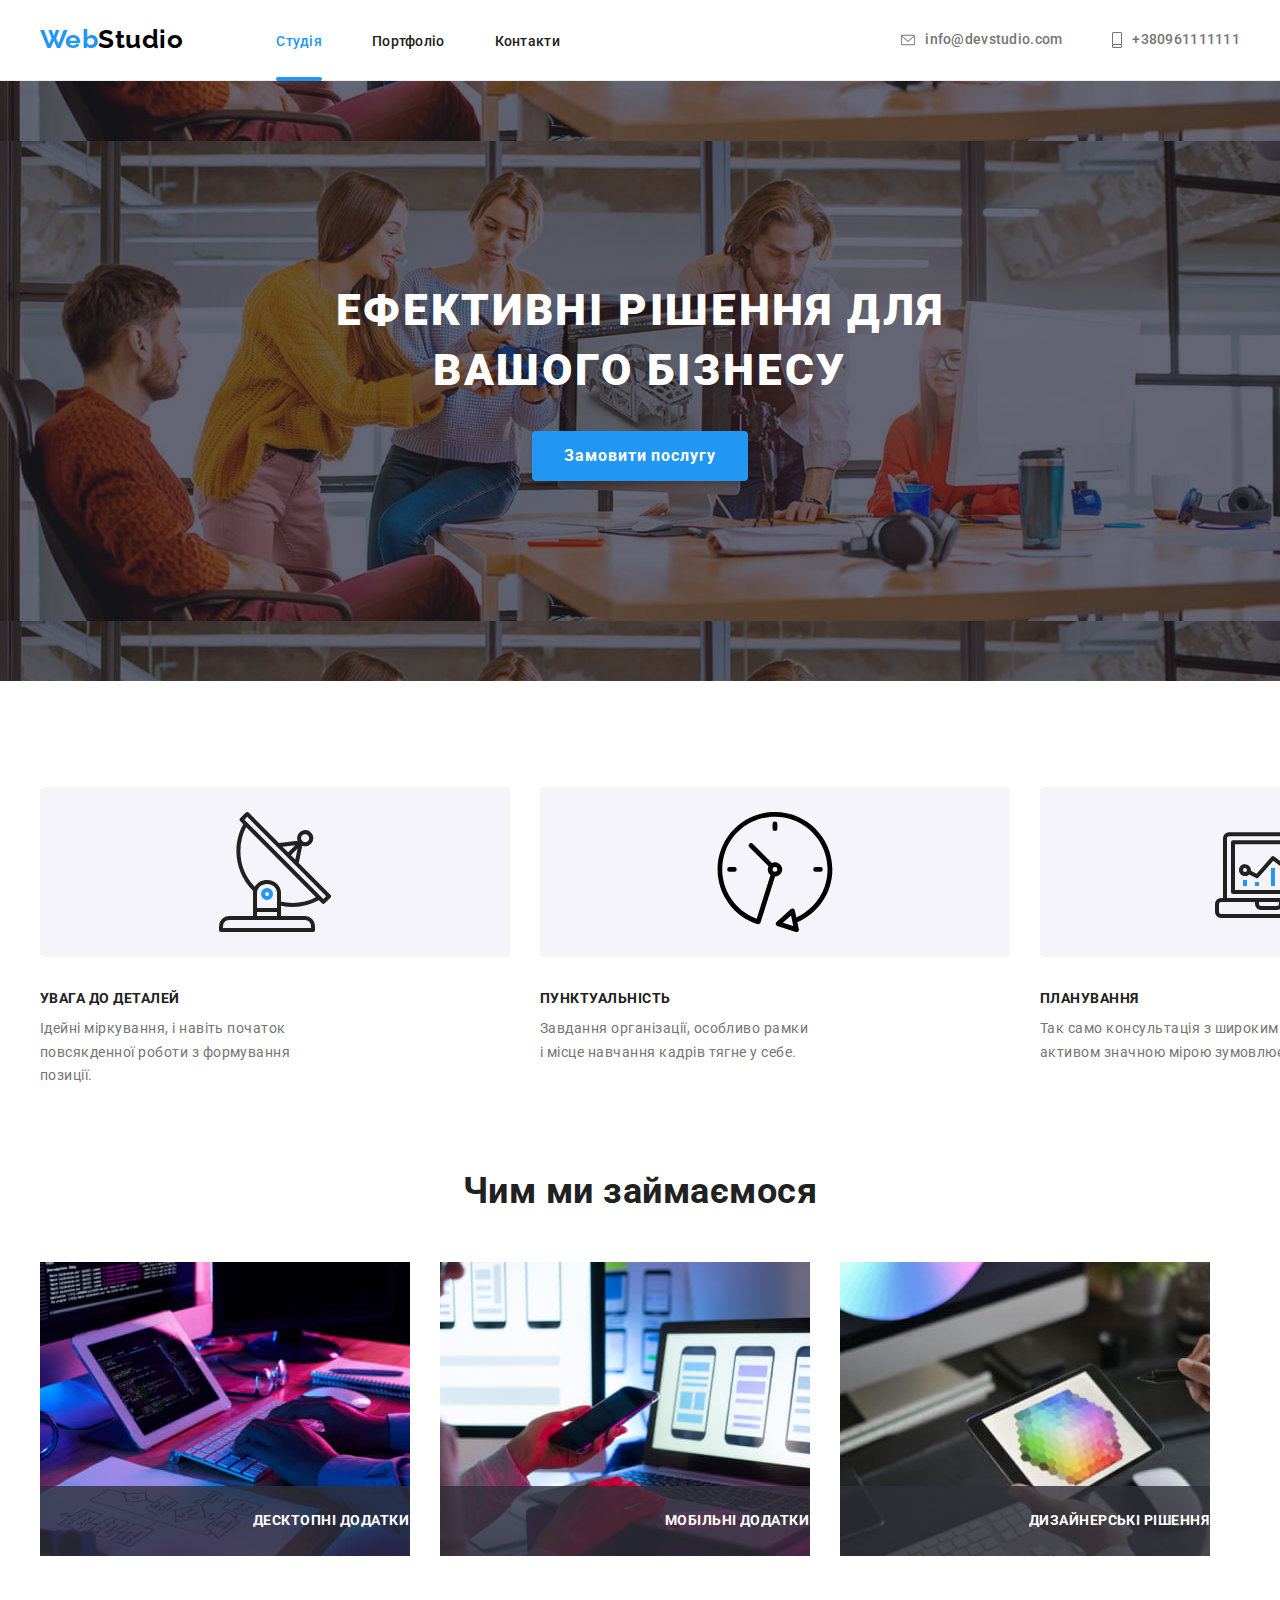
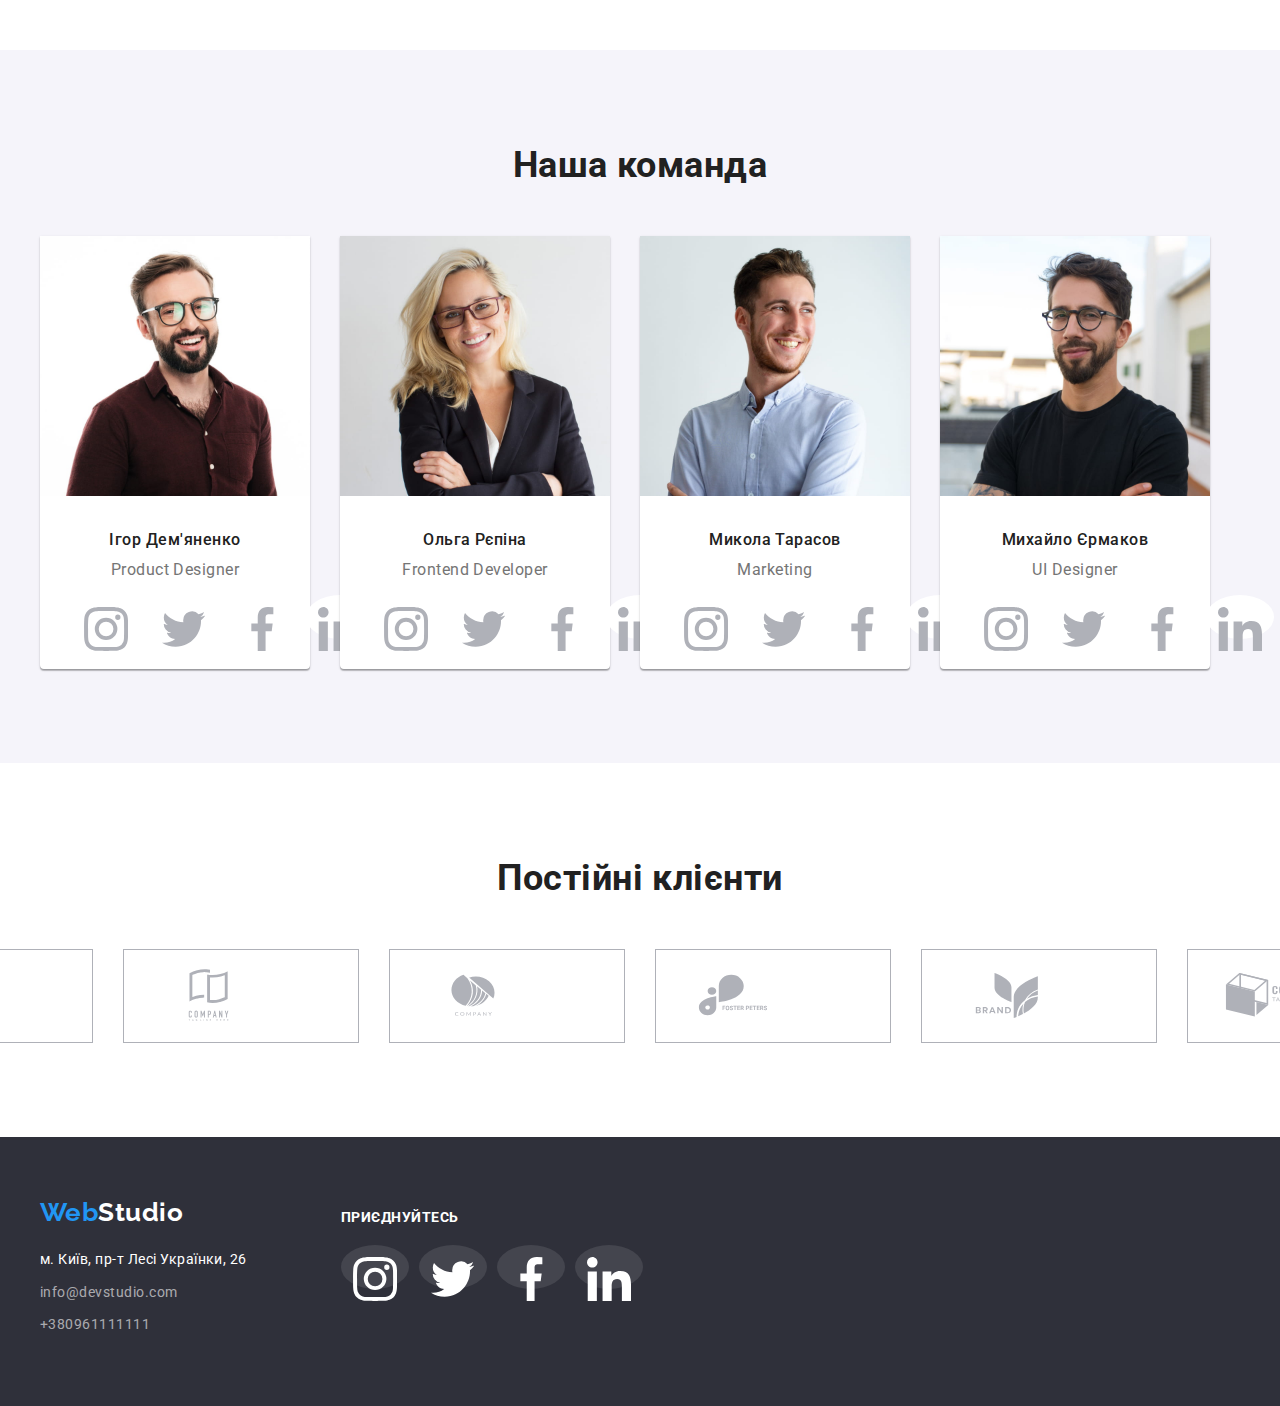
<file: index.html>
<!DOCTYPE html>
<html lang="en">
  <head>
    <meta charset="UTF-8" />
    <meta http-equiv="X-UA-Compatible" content="IE=edge" />
    <meta name="viewport" content="width=device-width, initial-scale=1.0" />
    <title>WebStudio</title>
    <link
      href="https://fonts.googleapis.com/css2?family=Raleway:wght@700&family=Roboto:wght@400;500;700;900&display=swap"
      rel="stylesheet"
    />
    <link
      rel="stylesheet"
      href="https://cdnjs.cloudflare.com/ajax/libs/modern-normalize/1.1.0/modern-normalize.min.css"
      integrity="sha512-wpPYUAdjBVSE4KJnH1VR1HeZfpl1ub8YT/NKx4PuQ5NmX2tKuGu6U/JRp5y+Y8XG2tV+wKQpNHVUX03MfMFn9Q=="
      crossorigin="anonymous"
      referrerpolicy="no-referrer"
    />
    <link rel="stylesheet" href="./css/styles.css" />
  </head>
  <body>
    <header class="site-header">
      <div class="container link-header">
        <nav class="nav general-nav">
          <a class="logo" href="./index.html"
            ><p><span class="logo-web">Web</span>Studio</p></a
          >
          <ul class="site-nav general-nav">
            <li class="nav-list">
              <a class="nav-link current link" href="./index.html">Студія</a>
            </li>
            <li class="nav-list">
              <a class="nav-link link" href="./portfolio.html">Портфоліо</a>
            </li>
            <li class="nav-list">
              <a class="nav-link link" href="">Контакти</a>
            </li>
          </ul>
        </nav>

        <ul class="header-contacts">
          <li class="contact">
            <a href="mailto:info@devstudio.com" class="contact-info link">
              <svg class="icon-envelope icon" width="16" height="12">
                <use href="./images/icons.svg#icon-envelope"></use>
              </svg>
              <p>info@devstudio.com</p>
            </a>
          </li>
          <li class="contact">
            <a href="tel:+380961111111" class="contact-info link">
              <svg class="icon-smartphone icon" width="10" height="16">
                <use href="./images/icons.svg#icon-smartphone"></use>
              </svg>
              <p>+380961111111</p></a
            >
          </li>
        </ul>
      </div>
    </header>

    <main>
      <!-- Головна частина -->

      <section class="section-hero">
        <div class="hero">
          <h1 class="title">Ефективні рішення для вашого бізнесу</h1>
          <button type="button" class="button-title" data-modal-open>Замовити послугу</button>
          <div class="backdrop is-hidden" data-modal>
            <div class="modal">
              <p></p>
              <button class="data-modal-close" data-modal-close>&#10761</button>
            </div>
          </div>
        </div>
      </section>

      <!-- Переваги компанії-->
      <section>
        <div class="container benefits-container">
          <h2 class="visually-hidden">Переваги компанії</h2>
          <ul class="main-benefits">
            <li class="benefits-list">
              <svg class="benefits-icon" width="70" height="70">
                <use href="./images/icons.svg#icon-antenna"></use>
              </svg>
              <h3 class="titl-benefits">УВАГА ДО ДЕТАЛЕЙ</h3>
              <p class="descr-benefits">
                Ідейні міркування, і навіть початок повсякденної роботи з формування позиції.
              </p>
            </li>
            <li>
              <svg class="benefits-icon" width="70" height="70">
                <use href="./images/icons.svg#icon-clock"></use>
              </svg>
              <h3 class="titl-benefits">ПУНКТУАЛЬНІСТЬ</h3>
              <p class="descr-benefits">
                Завдання організації, особливо рамки і місце навчання кадрів тягне у себе.
              </p>
            </li>
            <li>
              <svg class="benefits-icon" width="70" height="70">
                <use href="./images/icons.svg#icon-diagram"></use>
              </svg>
              <h3 class="titl-benefits">ПЛАНУВАННЯ</h3>
              <p class="descr-benefits">
                Так само консультація з широким активом значною мірою зумовлює.
              </p>
            </li>
            <li>
              <svg class="benefits-icon" width="70" height="70">
                <use href="./images/icons.svg#icon-astronaut"></use>
              </svg>
              <h3 class="titl-benefits">СУЧАСНІ ТЕХНОЛОГІЇ</h3>
              <p class="descr-benefits">
                Значимість цих проблем настільки очевидна, що реалізація планових завдань.
              </p>
            </li>
          </ul>
        </div>
      </section>

      <!-- Діяльність -->

      <section class="section work-section">
        <div class="container">
          <h2 class="titl-main">Чим ми займаємося</h2>
          <ul class="main-work">
            <li class="work-list">
              <div class="work-img-overlay">
                <img
                  class="img-work"
                  src="./images/codimgcompr.jpg"
                  alt="typing code on the keyboard"
                  width="370"
                />
                <div class="work-overlay desktop"><h2 class="work-titl">Десктопні додатки</h2></div>
              </div>
            </li>
            <li class="work-list">
              <div class="work-img-overlay">
                <img
                  class="img-work"
                  src="./images/applicationcompr.jpg"
                  alt="choosing an application style on the monitor"
                  width="370"
                />
                <div class="work-overlay applications-overlay">
                  <h2 class="work-titl">Мобільні додатки</h2>
                </div>
              </div>
            </li>
            <li class="work-list">
              <div class="work-img-overlay">
                <img
                  class="img-work"
                  src="./images/colorimgcompr.jpg"
                  alt="choosing a color palette on a tablet"
                  width="370"
                />
                <div class="work-overlay design-overlay">
                  <h2 class="work-titl">Дизайнерські рішення</h2>
                </div>
              </div>
            </li>
          </ul>
        </div>
      </section>

      <!-- Команда -->
      <section class="section section-team">
        <div class="container team-container">
          <h2 class="titl-main">Наша команда</h2>
          <ul class="team">
            <li class="team-link">
              <img src="./images/igorimgcompr.jpg" alt="foto Igor Product Designer" width="270" />
              <h3 class="titl-name">Ігор Дем'яненко</h3>
              <p class="descr-job">Product Designer</p>
              <div class="social-conteiner">
                <ul class="team">
                  <li class="social-link">
                    <a class="links" href="">
                      <svg class="team-icon" width="44" height="44">
                        <use href="./images/icons.svg#icon-instagram"></use>
                      </svg>
                    </a>
                  </li>
                  <li class="social-link">
                    <a class="links" href="">
                      <svg class="team-icon" width="44" height="44">
                        <use href="./images/icons.svg#icon-Vectorbeard"></use>
                      </svg>
                    </a>
                  </li>
                  <li class="social-link">
                    <a class="links" href="">
                      <svg class="team-icon" width="44" height="44">
                        <use href="./images/icons.svg#icon-facebook"></use>
                      </svg>
                    </a>
                  </li>
                  <li class="social-link">
                    <a class="links" href="">
                      <svg class="team-icon" width="44" height="44">
                        <use href="./images/icons.svg#icon-linkedin"></use>
                      </svg>
                    </a>
                  </li>
                </ul>
              </div>
            </li>

            <li class="team-link">
              <img src="./images/olgaimgcompr.jpg" alt="foto Olga Frontend Developer" width="270" />
              <h3 class="titl-name">Ольга Рєпіна</h3>
              <p class="descr-job">Frontend Developer</p>
              <div class="social-conteiner">
                <ul class="team">
                  <li class="social-link">
                    <a class="links" href="">
                      <svg class="team-icon" width="44" height="44">
                        <use href="./images/icons.svg#icon-instagram"></use>
                      </svg>
                    </a>
                  </li>
                  <li class="social-link">
                    <a class="links" href="">
                      <svg class="team-icon" width="44" height="44">
                        <use href="./images/icons.svg#icon-Vectorbeard"></use>
                      </svg>
                    </a>
                  </li>
                  <li class="social-link">
                    <a class="links" href="">
                      <svg class="team-icon" width="44" height="44">
                        <use href="./images/icons.svg#icon-facebook"></use>
                      </svg>
                    </a>
                  </li>
                  <li class="social-link">
                    <a class="links" href="">
                      <svg class="team-icon" width="44" height="44">
                        <use href="./images/icons.svg#icon-linkedin"></use>
                      </svg>
                    </a>
                  </li>
                </ul>
              </div>
            </li>

            <li class="team-link">
              <img src="./images/nikolaiimgcompr.jpg" alt="foto Nikol Marketing" width="270" />
              <h3 class="titl-name">Микола Тарасов</h3>
              <p class="descr-job">Marketing</p>
              <div class="social-conteiner">
                <ul class="team">
                  <li class="social-link">
                    <a class="links" href="">
                      <svg class="team-icon" width="44" height="44">
                        <use href="./images/icons.svg#icon-instagram"></use>
                      </svg>
                    </a>
                  </li>
                  <li class="social-link">
                    <a class="links" href="">
                      <svg class="team-icon" width="44" height="44">
                        <use href="./images/icons.svg#icon-Vectorbeard"></use>
                      </svg>
                    </a>
                  </li>
                  <li class="social-link">
                    <a class="links" href="">
                      <svg class="team-icon" width="44" height="44">
                        <use href="./images/icons.svg#icon-facebook"></use>
                      </svg>
                    </a>
                  </li>
                  <li class="social-link">
                    <a class="links" href="">
                      <svg class="team-icon" width="44" height="44">
                        <use href="./images/icons.svg#icon-linkedin"></use>
                      </svg>
                    </a>
                  </li>
                </ul>
              </div>
            </li>
            <li class="team-link">
              <img src="./images/mishaimgcompr.jpg" alt="foto Misha UI Designer" width="270" />
              <h3 class="titl-name">Михайло Єрмаков</h3>
              <p class="descr-job">UI Designer</p>
              <div class="social-conteiner">
                <ul class="team">
                  <li class="social-link">
                    <a class="links" href="">
                      <svg class="team-icon" width="44" height="44">
                        <use href="./images/icons.svg#icon-instagram"></use>
                      </svg>
                    </a>
                  </li>
                  <li class="social-link">
                    <a class="links" href="">
                      <svg class="team-icon" width="44" height="44">
                        <use href="./images/icons.svg#icon-Vectorbeard"></use>
                      </svg>
                    </a>
                  </li>
                  <li class="social-link">
                    <a class="links" href="">
                      <svg class="team-icon" width="44" height="44">
                        <use href="./images/icons.svg#icon-facebook"></use>
                      </svg>
                    </a>
                  </li>
                  <li class="social-link">
                    <a class="links" href="">
                      <svg class="team-icon" width="44" height="44">
                        <use href="./images/icons.svg#icon-linkedin"></use>
                      </svg>
                    </a>
                  </li>
                </ul>
              </div>
            </li>
          </ul>
        </div>
      </section>
      <!-- Клієнти -->
      <section class="section">
        <h2 class="titl-main">Постійні клієнти</h2>
        <div class="clients-list">
          <ul class="clients">
            <li class="client-link">
              <a class="icon-link" href="">
                <svg class="client-icon" width="106" height="60">
                  <use href="./images/icons.svg#icon-Clientone"></use>
                </svg>
              </a>
            </li>
            <li class="client-link">
              <a class="icon-link" href="">
                <svg class="client-icon" width="106" height="60">
                  <use href="./images/icons.svg#icon-Clienttwo"></use>
                </svg>
              </a>
            </li>
            <li class="client-link">
              <a class="icon-link" href="">
                <svg class="client-icon" width="106" height="60">
                  <use href="./images/icons.svg#icon-Clientthree"></use>
                </svg>
              </a>
            </li>
            <li class="client-link">
              <a class="icon-link" href="">
                <svg class="client-icon" width="106" height="60">
                  <use href="./images/icons.svg#icon-Clientfour"></use>
                </svg>
              </a>
            </li>
            <li class="client-link">
              <a class="icon-link" href="">
                <svg class="client-icon" width="106" height="60">
                  <use href="./images/icons.svg#icon-Clientfive"></use>
                </svg>
              </a>
            </li>
            <li class="client-link">
              <a class="icon-link" href="">
                <svg class="client-icon" width="106" height="60">
                  <use href="./images/icons.svg#icon-Clientsix"></use>
                </svg>
              </a>
            </li>
          </ul>
        </div>
      </section>
    </main>

    <footer class="footer-general">
      <div class="container footer-site">
        <div class="footer-primary">
          <a href="./index.html" class="logo-footer"
            ><p><span class="logo-web">Web</span>Studio</p></a
          >
          <address class="contact">
            <ul class="contacts-footer">
              <li class="contact-list">
                <p class="contact-descr">м. Київ, пр-т Лесі Українки, 26</p>
              </li>
              <li class="contact-list">
                <a href="mailto:info@devstudio.com" class="contact-footer">info@devstudio.com</a>
              </li>
              <li class="contact-list">
                <a href="tel:+380961111111" class="contact-footer">+380961111111</a>
              </li>
            </ul>
          </address>
        </div>

        <div class="foter-secondary">
          <h2 class="visually-hidden">Знаходьте нас в соцмережах!</h2>
          <h3 class="footer-titl">приєднуйтесь</h3>
          <div class="footer-social-conteiner">
            <ul class="footer-social">
              <li class="social-link-footer">
                <a class="icon-link-footer" href="https://www.instagram.com/" target="_blank">
                  <svg class="footer-icon" width="44" height="44">
                    <use href="./images/icons.svg#icon-instagram"></use>
                  </svg>
                </a>
              </li>
              <li class="social-link-footer">
                <a href="https://twitter.com/login?lang=ru" target="_blank">
                  <svg class="footer-icon" width="44" height="44">
                    <use href="./images/icons.svg#icon-Vectorbeard"></use>
                  </svg>
                </a>
              </li>
              <li class="social-link-footer">
                <a href="https://facebook.com/" target="_blank">
                  <svg class="footer-icon" width="44" height="44">
                    <use href="./images/icons.svg#icon-facebook"></use>
                  </svg>
                </a>
              </li>
              <li class="social-link-footer">
                <a href="https://ua.linkedin.com/" target="_blank">
                  <svg class="footer-icon" width="44" height="44">
                    <use href="./images/icons.svg#icon-linkedin"></use>
                  </svg>
                </a>
              </li>
            </ul>
          </div>
        </div>
      </div>
    </footer>
    <script src="./js/modal.js"></script>
  </body>
</html>
</file>
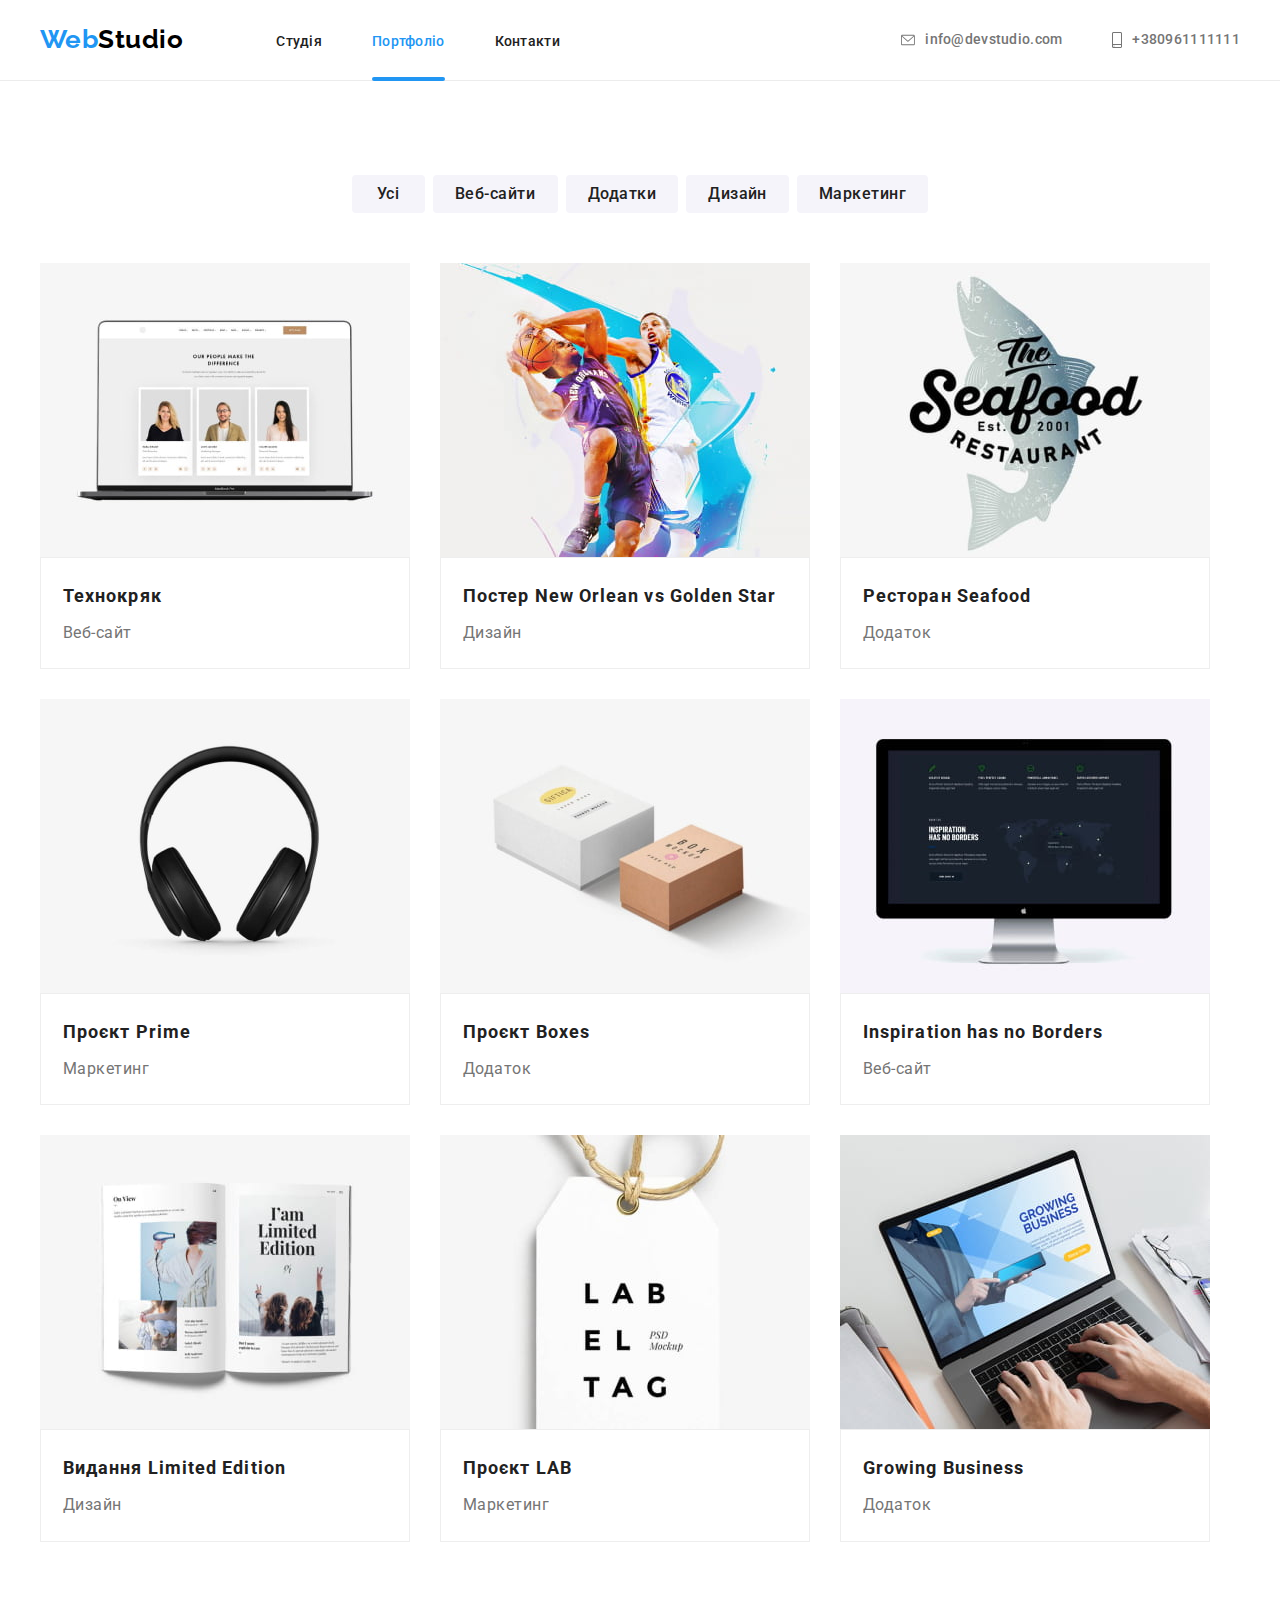
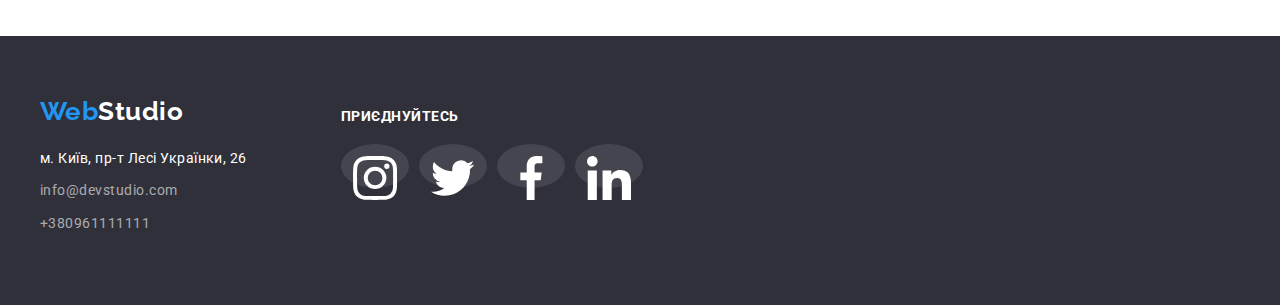
<file: portfolio.html>
<!DOCTYPE html>
<html lang="en">
  <head>
    <meta charset="UTF-8" />
    <meta http-equiv="X-UA-Compatible" content="IE=edge" />
    <meta name="viewport" content="width=device-width, initial-scale=1.0" />

    <title>Portfolio</title>
    <link
      href="https://fonts.googleapis.com/css2?family=Raleway:wght@700&family=Roboto:wght@400;500;700;900&display=swap"
      rel="stylesheet"
    />
    <link
      rel="stylesheet"
      href="https://cdnjs.cloudflare.com/ajax/libs/modern-normalize/1.1.0/modern-normalize.min.css"
      integrity="sha512-wpPYUAdjBVSE4KJnH1VR1HeZfpl1ub8YT/NKx4PuQ5NmX2tKuGu6U/JRp5y+Y8XG2tV+wKQpNHVUX03MfMFn9Q=="
      crossorigin="anonymous"
      referrerpolicy="no-referrer"
    />
    <link rel="stylesheet" href="./css/styles.css" />
  </head>
  <body>
    <header class="site-header">
      <div class="container link-header">
        <nav class="nav general-nav">
          <a class="logo" href="./index.html"
            ><p><span class="logo-web">Web</span>Studio</p></a
          >
          <ul class="site-nav general-nav">
            <li class="nav-list">
              <a class="nav-link link" href="./index.html">Студія</a>
            </li>
            <li class="nav-list">
              <a class="nav-link current link" href="./portfolio.html">Портфоліо</a>
            </li>
            <li class="nav-list">
              <a class="nav-link link" href="">Контакти</a>
            </li>
          </ul>
        </nav>

        <ul class="header-contacts">
          <li class="contact">
            <a href="mailto:info@devstudio.com" class="contact-info link">
              <svg class="icon-envelope icon" width="16" height="12">
                <use href="./images/icons.svg#icon-envelope"></use>
              </svg>
              <p>info@devstudio.com</p>
            </a>
          </li>
          <li class="contact">
            <a href="tel:+380961111111" class="contact-info link">
              <svg class="icon-smartphone icon" width="10" height="16">
                <use href="./images/icons.svg#icon-smartphone"></use>
              </svg>
              <p>+380961111111</p></a
            >
          </li>
        </ul>
      </div>
    </header>

    <main>
      <section class="section">
        <h1 class="visually-hidden">Приклади наших робіт</h1>
        <div class="container">
          <div class="btn">
            <ul class="portfolio-buttons">
              <li class="portfolio-list">
                <button type="button" class="button examples all">Усі</button>
              </li>
              <li>
                <button type="button" class="button examples web">Веб-сайти</button>
              </li>
              <li>
                <button type="button" class="button examples applications">Додатки</button>
              </li>
              <li>
                <button type="button" class="button examples design">Дизайн</button>
              </li>
              <li>
                <button type="button" class="button examples marketing">Маркетинг</button>
              </li>
            </ul>
          </div>

          <ul class="examples-img">
            <li class="example-list">
              <a class="examples-link" href="">
                <div class="img-portfolio-overlay">
                  <img
                    class="img-portfolio"
                    src="./images/technoquackcompr.jpg"
                    alt="laptop with website on monitor"
                    width="370"
                    height="294"
                  />

                  <div class="overlay">
                    <p class="titl-overlay">
                      Ресурс пропонує комплексні пропозиції з різним рівнем функціоналу та сервісів.
                      Все це дозволить відвідувачу отримати вичерпні відомості про компанію чи
                      приватну особу.
                    </p>
                  </div>
                </div>

                <div class="list-portfolio">
                  <h2 class="titl-portfolio">Технокряк</h2>
                  <p class="descr-type">Веб-сайт</p>
                </div>
              </a>
            </li>
            <li class="example-list">
              <a class="examples-link" href="">
                <div class="img-portfolio-overlay">
                  <img
                    class="img-portfolio"
                    src="./images/postercompr.jpg"
                    alt="poster with basketball players"
                    width="370"
                    height="294"
                  />
                  <div class="overlay">
                    <p class="titl-overlay">
                      Ресурс пропонує комплексні пропозиції з різним рівнем функціоналу та сервісів.
                      Все це дозволить відвідувачу отримати вичерпні відомості про компанію чи
                      приватну особу.
                    </p>
                  </div>
                </div>

                <div class="list-portfolio">
                  <h2 class="titl-portfolio">Постер New Orlean vs Golden Star</h2>
                  <p class="descr-type">Дизайн</p>
                </div>
              </a>
            </li>
            <li class="example-list">
              <a class="examples-link" href="">
                <div class="img-portfolio-overlay">
                  <img
                    class="img-portfolio"
                    src="./images/restaurantcompr.jpg"
                    alt="restaurant logo"
                    width="370"
                    height="294"
                  />
                  <div class="overlay">
                    <p class="titl-overlay">
                      Ресурс пропонує комплексні пропозиції з різним рівнем функціоналу та сервісів.
                      Все це дозволить відвідувачу отримати вичерпні відомості про компанію чи
                      приватну особу.
                    </p>
                  </div>
                </div>

                <div class="list-portfolio">
                  <h2 class="titl-portfolio">Ресторан Seafood</h2>
                  <p class="descr-type">Додаток</p>
                </div>
              </a>
            </li>
            <li class="example-list">
              <a class="examples-link" href="">
                <div class="img-portfolio-overlay">
                  <img
                    class="img-portfolio"
                    src="./images/primecompr.jpg"
                    alt="headphone"
                    width="370"
                    height="294"
                  />
                  <div class="overlay">
                    <p class="titl-overlay">
                      Ресурс пропонує комплексні пропозиції з різним рівнем функціоналу та сервісів.
                      Все це дозволить відвідувачу отримати вичерпні відомості про компанію чи
                      приватну особу.
                    </p>
                  </div>
                </div>

                <div class="list-portfolio">
                  <h2 class="titl-portfolio">Проєкт Prime</h2>
                  <p class="descr-type">Маркетинг</p>
                </div>
              </a>
            </li>
            <li class="example-list">
              <a class="examples-link" href="">
                <div class="img-portfolio-overlay">
                  <img
                    class="img-portfolio"
                    src="./images/boxescompr.jpg"
                    alt="two packing boxes"
                    width="370"
                    height="294"
                  />
                  <div class="overlay">
                    <p class="titl-overlay">
                      Ресурс пропонує комплексні пропозиції з різним рівнем функціоналу та сервісів.
                      Все це дозволить відвідувачу отримати вичерпні відомості про компанію чи
                      приватну особу.
                    </p>
                  </div>
                </div>

                <div class="list-portfolio">
                  <h2 class="titl-portfolio">Проєкт Boxes</h2>
                  <p class="descr-type">Додаток</p>
                </div>
              </a>
            </li>
            <li class="example-list">
              <a class="examples-link" href="">
                <div class="img-portfolio-overlay">
                  <img
                    class="img-portfolio"
                    src="./images/borderscompr.jpg"
                    alt="Apple computer"
                    width="370"
                    height="294"
                  />
                  <div class="overlay">
                    <p class="titl-overlay">
                      Ресурс пропонує комплексні пропозиції з різним рівнем функціоналу та сервісів.
                      Все це дозволить відвідувачу отримати вичерпні відомості про компанію чи
                      приватну особу.
                    </p>
                  </div>
                </div>

                <div class="list-portfolio">
                  <h2 class="titl-portfolio">Inspiration has no Borders</h2>
                  <p class="descr-type">Веб-сайт</p>
                </div>
              </a>
            </li>
            <li class="example-list">
              <a class="examples-link" href="">
                <div class="img-portfolio-overlay">
                  <img
                    class="img-portfolio"
                    src="./images/editioncompr.jpg"
                    alt="magazine spread"
                    width="370"
                    height="294"
                  />
                  <div class="overlay">
                    <p class="titl-overlay">
                      Ресурс пропонує комплексні пропозиції з різним рівнем функціоналу та сервісів.
                      Все це дозволить відвідувачу отримати вичерпні відомості про компанію чи
                      приватну особу.
                    </p>
                  </div>
                </div>

                <div class="list-portfolio">
                  <h2 class="titl-portfolio">Видання Limited Edition</h2>
                  <p class="descr-type">Дизайн</p>
                </div>
              </a>
            </li>
            <li class="example-list">
              <a class="examples-link" href="">
                <div class="img-portfolio-overlay">
                  <img
                    class="img-portfolio"
                    src="./images/labcompr.jpg"
                    alt="label"
                    width="370"
                    height="294"
                  />
                  <div class="overlay">
                    <p class="titl-overlay">
                      Ресурс пропонує комплексні пропозиції з різним рівнем функціоналу та сервісів.
                      Все це дозволить відвідувачу отримати вичерпні відомості про компанію чи
                      приватну особу.
                    </p>
                  </div>
                </div>

                <div class="list-portfolio">
                  <h2 class="titl-portfolio">Проєкт LAB</h2>
                  <p class="descr-type">Маркетинг</p>
                </div>
              </a>
            </li>
            <li class="example-list">
              <a class="examples-link" href="">
                <div class="img-portfolio-overlay">
                  <img
                    class="img-portfolio"
                    src="./images/growingcompr.jpg"
                    alt="workplace with laptop"
                    width="370"
                    height="294"
                  />
                  <div class="overlay">
                    <p class="titl-overlay">
                      Ресурс пропонує комплексні пропозиції з різним рівнем функціоналу та сервісів.
                      Все це дозволить відвідувачу отримати вичерпні відомості про компанію чи
                      приватну особу.
                    </p>
                  </div>
                </div>

                <div class="list-portfolio">
                  <h2 class="titl-portfolio">Growing Business</h2>
                  <p class="descr-type">Додаток</p>
                </div>
              </a>
            </li>
          </ul>
        </div>
      </section>
    </main>

    <footer class="footer-general">
      <div class="container footer-site">
        <div class="footer-primary">
          <a href="./index.html" class="logo-footer"
            ><p><span class="logo-web">Web</span>Studio</p></a
          >
          <address class="contact">
            <ul class="contacts-footer">
              <li class="contact-list">
                <p class="contact-descr">м. Київ, пр-т Лесі Українки, 26</p>
              </li>
              <li class="contact-list">
                <a href="mailto:info@devstudio.com" class="contact-footer">info@devstudio.com</a>
              </li>
              <li class="contact-list">
                <a href="tel:+380961111111" class="contact-footer">+380961111111</a>
              </li>
            </ul>
          </address>
        </div>

        <div class="foter-secondary">
          <h2 class="visually-hidden">Знаходьте нас в соцмережах!</h2>
          <h3 class="footer-titl">приєднуйтесь</h3>
          <div class="footer-social-conteiner">
            <ul class="footer-social">
              <li class="social-link-footer">
                <a class="icon-link-footer" href="https://www.instagram.com/" target="_blank">
                  <svg class="footer-icon" width="44" height="44">
                    <use href="./images/icons.svg#icon-instagram"></use>
                  </svg>
                </a>
              </li>
              <li class="social-link-footer">
                <a href="https://twitter.com/login?lang=ru" target="_blank">
                  <svg class="footer-icon" width="44" height="44">
                    <use href="./images/icons.svg#icon-Vectorbeard"></use>
                  </svg>
                </a>
              </li>
              <li class="social-link-footer">
                <a href="https://facebook.com/" target="_blank">
                  <svg class="footer-icon" width="44" height="44">
                    <use href="./images/icons.svg#icon-facebook"></use>
                  </svg>
                </a>
              </li>
              <li class="social-link-footer">
                <a href="https://ua.linkedin.com/" target="_blank">
                  <svg class="footer-icon" width="44" height="44">
                    <use href="./images/icons.svg#icon-linkedin"></use>
                  </svg>
                </a>
              </li>
            </ul>
          </div>
        </div>
      </div>
    </footer>
    <script src="./js/modal.js"></script>
  </body>
</html>
</file>
<file: css/styles.css>
html {
    box-sizing: border-box;
}

:root {
    --praymare-text-color: #757575;
    --title-text-color: #212121;
    --logo-akcent-color: #2196F3;
    --praymary-background-color: #FFFFFF;
    --button-background-color: #F5F4FA;
    --portfolio-border-color: #EEEEEE;
    --header-border-color: #ECECEC;
    --logo-text-color: #000000;
    --hero-background-color: #C4C4C4;
    --footer-color: #2F303A;
    --icon-color: #AFB1B8;
    --social-footer-background: rgba(255, 255, 255, 0.1);
    


}
body {
    margin: 0;
    letter-spacing: 0.03em;
    font-family: Roboto, sans-serif;
    background-color:var(--praymary-background-color);
    color:var(--praymare-text-color);
}

h2,
h3,
h4,
ul,
p {
    margin: 0;
}

.section {
    padding-bottom: 94px;
    padding-top: 94px;
}

.container {
    width: 1200px;
    padding-right: 15px;
    padding-left: 15px;
    margin-left: auto;
    margin-right: auto;
}


/* скрыть h2 */
.visually-hidden {
    position: absolute;
    width: 1px;
    height: 1px;
    margin: -1px;
    border: 0;
    padding: 0;

    white-space: nowrap;
    clip-path: inset(100%);
    clip: rect(0 0 0 0);
    overflow: hidden;
}


/* Убираем подчёркивание */
.site-nav,
.portfolio-buttons,
.examples-img,
.contacts-footer,
.main-benefits,
.main-work,
.team {
    list-style: none;
}

.nav .logo,
.footer-general .logo-footer,
.examples-img .examples-link,
.header-contacts .contact-info {
    text-decoration: none;
}

/* шапка, навигация */

.link:hover,
.link:focus,
.link:active,
.link.current {
    color: var(--logo-akcent-color);

    transition: color 250ms cubic-bezier(0.4, 0, 0.2, 1);
   
}


.header-contacts .contact:nth-child(1) {
    margin-right: 50px;
}

.nav-link {
    padding: 32px 0;
}

.nav-link.current {
    position: relative;
}

.nav-link.current::after {
    display: block;
    position: absolute;
    content: "";
    height: 4px;
    width: 100%;
    background-color:var(--logo-akcent-color);
    border-radius: 2px;
    bottom: 0;
}


.header-contacts {
    display: flex;
    align-items: center;
    margin-left: auto;
    padding-left: 0;
    list-style: none;

}

.contact-info.link {
    padding: 32px 0;    
}


.nav-list:not(:last-child) {
    margin-right: 50px;
}

.link-header {
    display: flex;
    padding-top: 0;
    padding-bottom: 0;
}

.site-header {
    border-bottom: 1px solid var(--header-border-color);
}

.link-conteiner {
    display: flex;
    justify-content: center;
}

.general-nav  {
    display: flex;
    align-items: center;
}


.logo {
    display: block;
    padding-top: 24px;
    padding-bottom: 25px;
    margin-right: 93px;
    margin-left: 0;

    font-family: Raleway, cursive;
    color: var(--logo-text-color);
    font-weight: 700;
    font-size: 26px;
    line-height: 1.2;
}

.logo-web {
    color: var(--logo-akcent-color);
}

.nav .nav-list {
    padding-left: 0;
}
.site-nav.general-nav {
    padding-left: 0;
}
.nav-link{
    font-weight: 500;
    font-size: 14px;
    line-height: 1.14;
    letter-spacing: 0.02em;
    color:var(--title-text-color);
    text-decoration: none;

    transition: color 250ms cubic-bezier(0.4, 0, 0.2, 1);

}

.contact-info {
    display: flex;
    align-items: center;
    
}
.icon {
    margin-right: 10px;
    fill: var(--praymare-text-color);

    transition: fill 250ms cubic-bezier(0.4, 0, 0.2, 1);
           
}
.contact:hover .icon,
.contact:focus .icon,
.contact:active .icon {
    fill: var(--logo-akcent-color);

    transition: fill 250ms cubic-bezier(0.4, 0, 0.2, 1);
}

.contact-info {
    max-width: 161px;
    font-weight: 500;
    font-size: 14px;
    line-height: 1.14;
    letter-spacing: 0.02em;
    color: var(--praymare-text-color);

    transition: color 250ms cubic-bezier(0.4, 0, 0.2, 1);

}

/* головна частина */
.section-hero {
    max-width: 1600px;
    margin-left: auto;
    margin-right: auto;
    background-color: var(--hero-background-color);
    background-image: linear-gradient(to right, rgba(47, 48, 58, 0.4), rgba(47, 48, 58, 0.4)), url(../images/ImgHW4compr.jpg);
    background-size: contain;
    background-position: center;

}

.hero {
    margin-bottom: 106px;
    padding-top: 200px;
    padding-bottom: 200px;
    text-align: center;
    position: relative;
}

.title {
    width: 696px;
    margin-left: auto;
    margin-right: auto;
    margin-top: 0;
    margin-bottom: 30px;

    font-weight: 900;
    font-size: 44px;
    line-height: 1.36;
    text-transform: uppercase;
    text-align: center;
    letter-spacing: 0.06em;
    color:var(--praymary-background-color);
}
.button-title {
    border: none;
    padding: 10px 32px;
    cursor: pointer;
    min-width: 216px;

    box-shadow: 0px 4px 4px rgba(0, 0, 0, 0.15);
    border-radius: 4px;
    
    font-family: Roboto;
    font-weight: 700;
    font-size: 16px;
    line-height: 1.88;
    letter-spacing: 0.06em;
    color:var(--praymary-background-color);
    background:var(--logo-akcent-color);

    
   }

   /* модальне вікно */

   .backdrop.is-hidden {
    visibility: hidden;
    opacity: 0;
    pointer-events: none;

    transition: opacity 250ms cubic-bezier(0.4, 0, 0.2, 1);

   }

   .backdrop {
    position: fixed;
    top: 0;
    left: 0;
    width: 100%;
    height: 100%;
    background: rgba(0, 0, 0, 0.2);
    opacity: 1;
    visibility: visible;

    transition: opacity 250ms cubic-bezier(0.4, 0, 0.2, 1);
   }



   .modal{
    position: absolute;
    opacity: 1;
    width: 528px;
    height: 581px;
    top: 50%;
    left: 50%;
    transform: translate(-50%,-50%);
    background-color: var(--praymary-background-color);
    box-shadow: 0px 1px 3px rgba(0, 0, 0, 0.12), 0px 1px 1px rgba(0, 0, 0, 0.14), 0px 2px 1px rgba(0, 0, 0, 0.2);
    border-radius: 4px;

    transform: scale(1), translate(-50%, -50%);
    transition: transform 250ms cubic-bezier(0.4, 0, 0.2, 1);  
   }

    .backdrop.is-hidden .modal {
    transform: scale(0.3);
    }

   .data-modal-close {
    position: absolute;
    top: 8px;
    right: 8px;
    padding: 6px;
    width: 30px;
    height: 30px;
    margin: 0;
    border: none;
    cursor: pointer;
    border-radius: 50%;
    background:var(--praymary-background-color);
    border: 1px solid rgba(0, 0, 0, 0.1);

    }

/* переваги */


.benefits-icon {
    width: 270px;
    height: 120px;
    padding: 25px 100px;
    margin-bottom: 30px;

    background-color: var(--button-background-color);
    border-radius: 4px;

}

.container.benefits-container {
    padding-top: 0;
    padding-bottom: 0;
}

.titl-benefits {
    margin-bottom: 10px;
    width: 270px;
    font-size: 14px;
    text-transform: uppercase;
    line-height: 1.14;
    color: var(--title-text-color);

}

.main-benefits li:not(:last-child) {
    margin-right: 30px;
}

.main-benefits {
    padding-left: 0;
    display: flex;
}

.descr-benefits {
    width: 270px;
    font-size: 14px;
    line-height: 1.7;
}

/* діяльність */

.work-section{
    padding-top: 82px;
}

.work-list {
    display: flex;
}
.main-work .work-list:not(:last-child) {
    margin-right: 30px;
}

.main-work {
    display: flex;
    padding-left: 0; 
}

.img-work {
    display: block;

}

.desktop {
    padding: 27px 106px;
}
.applications-overlay {
    padding: 27px 112px;
}

.design-overlay {
    padding: 27px 94px;
}

.work-img-overlay {
    position: relative;
    overflow: hidden;
    z-index: -1;
}

.work-overlay {
    width: 370px;
    position: absolute;
    bottom: 0;
    background: rgba(47, 48, 58, 0.8);

}

.work-titl {
    text-align: center;
    font-size: 14px;
    line-height: 1.14;
    text-transform: uppercase;
    color: var(--praymary-background-color);
}


/* команда */
.team .team-link {
    border-radius: 0px 0px 4px 4px;
    padding-bottom: 30px;
    background-color: var(--praymary-background-color);
    box-shadow: 0px 2px 1px rgba(0, 0, 0, 0.2), 0px 1px 1px rgba(0, 0, 0, 0.14), 0px 1px 3px rgba(0, 0, 0, 0.12);

}

.section.section-team {
    background-color: var(--button-background-color);
}

.team .team-link:not(:last-child) {
    margin-right: 30px;
}

.team {
    display: flex;
    padding-left: 0%;
    
}



.social-conteiner {
    display: flex;
    max-width: 206px;
    height: 44px;
    margin-left: auto;
    margin-right: auto;
}



.conteiner-team {
    display: inline-block;
    padding-top: 94px;
}

.titl-main {
    margin-bottom: 50px;
    font-size: 36px;
    line-height: 1.17;
    text-align: center;
    color: var(--title-text-color);
}



.team-icon {
    padding: 12px;
    fill:var(--icon-color);

    transition: fill 250ms cubic-bezier(0.4, 0, 0.2, 1);
 
}

.social-link:hover .team-icon,
.social-link:focus .team-icon {
    fill: var(--praymary-background-color);

    transition: fill 250ms cubic-bezier(0.4, 0, 0.2, 1);

}


.social-link {
    border-radius: 50%;
    background-color: var(--praymary-background-color);

    transition: background-color 250ms cubic-bezier(0.4, 0, 0.2, 1);

}

.social-link:hover,
.social-link:focus {
    background-color: var(--logo-akcent-color);

    transition: background-color 250ms cubic-bezier(0.4, 0, 0.2, 1);

}




.team .social-link:not(:last-child) {
    margin-right: 10px;
}


.descr-job {
    margin-top: 10px;
    margin-bottom: 16px;
    font-size: 16px;
    line-height: 1.19;
    text-align: center;
}

.titl-name {
    margin-top: 30px;
    min-width: 104px;

    font-weight: 500;
    font-size: 16px;
    line-height: 1.19;
    text-align: center;
    color:var(--title-text-color);
}

/* клієнти */

.client-icon {
    display: block;
    fill: var(--icon-color);

    transition: fill 250ms cubic-bezier(0.4, 0, 0.2, 1);

}

.client-link:hover,
.client-link:focus{
    border: 1px solid var(--logo-akcent-color);

    transition: border 250ms cubic-bezier(0.4, 0, 0.2, 1);
}

.client-link:hover .client-icon,
.client-link:focus .client-icon {
    fill: var(--logo-akcent-color);

    transition: fill 250ms cubic-bezier(0.4, 0, 0.2, 1);
}



.client-link {
    padding: 16px 32px;
    min-width: 170px;
    border: 1px solid var(--icon-color);

    transition: border 250ms cubic-bezier(0.4, 0, 0.2, 1);
}
.clients {
    display: flex;
    list-style: none;
    text-decoration: none;
    padding: 0;
    justify-content: center;


}
.clients .client-link:not(:last-child) {
    margin-right: 30px;
}

/* портфолио button */


.list-portfolio {
    padding: 20px 22px;
    min-width: 322px;
    border: 1px solid var(--portfolio-border-color)
}

.examples-img {
    margin-top: 50px;
    padding-left: 0;
    display: flex;
    flex-wrap: wrap;
    gap: 30px;
    flex-basis: 1.13%;

}

.button {
    border: none;
    box-sizing: border-box;
}

.portfolio-buttons {
    display: flex;
    justify-content: center;
    padding-left: 0;
}

.portfolio-buttons li:not(:last-child) {
    margin-right: 8px;
}

.titl-portfolio {
    margin-bottom: 4px;
    min-width: 322px;
    
    color: var(--title-text-color);
    font-size: 18px;
    line-height: 2.0;
    letter-spacing: 0.06em;

}

.img-portfolio {
    margin-right: 0;
    display: block;
 }

.btn {
    margin-bottom: 50px;
    width: 1200px;
    display: inline;
    text-align: center;
}

.all {
    min-width: 73px;
}
.web {
    min-width: 125px;
}

.applications {
    min-width: 112px;
}

.design {
    min-width: 103px;
}

.marketing {
    min-width: 130px;
} 

/* оверлей */

.titl-overlay {
    font-size: 18px;
    line-height: 1.55;

}

.img-portfolio-overlay {
    position: relative;
    overflow: hidden;
}

.overlay {
    position: absolute;
    top: 0;
    left: 0;
    width: 100%;
    height: 100%;
    padding: 63px 24px;
    color: var(--praymary-background-color);
    background-color:var(--logo-akcent-color);
    
    transform: translateY(100%);
    transition: transform 250ms cubic-bezier(0.4, 0, 0.2, 1);
}

.examples-img .example-list:hover .examples-link .overlay,
.examples-img .example-list:focus .examples-link .overlay {
    transform: translateY(0);


}


/* оверлей */

.example-list {
    transition: box-shadow 250ms cubic-bezier(0.4, 0, 0.2, 1);
}

.example-list:hover,
.example-list:focus {
    box-shadow: 1px 4px 6px 0 rgba(0, 0, 0, 16%), 0 4px 4px 0 rgba(0, 0, 0, 25%);

}

.button.examples {
    padding: 6px 22px;
    cursor: pointer;
    letter-spacing: 0.03em;
    font-family: 'Roboto';
    font-weight: 500;
    font-size: 16px;
    line-height: 1.63;
    border-radius: 4px;
    background-color: var(--button-background-color);
    color: var(--title-text-color);

    transition: box-shadow  250ms cubic-bezier(0.4, 0, 0.2, 1), color 250ms cubic-bezier(0.4, 0, 0.2, 1), background-color 250ms cubic-bezier(0.4, 0, 0.2, 1);
}

.button:hover,
.button:focus {
    background-color: var(--logo-akcent-color);
    color: var(--praymary-background-color);
    box-shadow: 0 4px 4px 0 rgba(0, 0, 0, 25%);

    transition: box-shadow 250ms cubic-bezier(0.4, 0, 0.2, 1), color 250ms cubic-bezier(0.4, 0, 0.2, 1), background-color 250ms cubic-bezier(0.4, 0, 0.2, 1);

}


.descr-type {
    min-width: 322px;

    color: var(--praymare-text-color);
    font-size: 16px;
    line-height: 1.88;
}

.example {
    font-size: 24px;
    color: var(--title-text-color);
    font-style: italic;
}

.example-deskr {
    font-style: initial;
}

/* футер */


.contact-footer {
    display: block;
    text-decoration: none;
    min-width: 231px;
    margin-bottom: 9px;
    padding-left: 0;
    margin-left: 0;
    color: rgba(255, 255, 255, 0.6);

    transition: color 250ms cubic-bezier(0.4, 0, 0.2, 1);

}

.contacts-footer {
    padding-left: 0;


} 

.contact-descr {
    min-width: 231px;
    padding-left: 0;
    margin-bottom: 9px;
}

.container.footer-site {
    display: flex;
    padding-top: 0;
    padding-bottom: 0;
}

.footer-general {
    display: flex;
    padding-top: 60px;
    padding-bottom: 60px;

    background:var(--footer-color);
}

.contact-list {
    padding: 0;
    margin: 0;
}

.contacts-footer .contact-list:not(:last-child) {
    margin-bottom: 9px;
}
.contact {
    font-style: normal;
    font-size: 14px;
    line-height: 1.7;
    color: var(--praymary-background-color);

    transition: color 250ms cubic-bezier(0.4, 0, 0.2, 1);

}

.logo-footer {
    margin-bottom: 20px;
    margin-left: 0;
    display: block;
   
    font-weight: 700;
    font-size: 26px;
    line-height: 1.2;
    font-family: Raleway, cursive;
    color: var(--praymary-background-color);
}

.contact-footer:hover,
.contact-footer:focus {
    color: var(--logo-akcent-color);

    transition: color 250ms cubic-bezier(0.4, 0, 0.2, 1);
}

.footer-titl {

    margin-bottom: 20px;
    color: var(--praymary-background-color);
    text-transform: uppercase;
    font-size: 14px;
   
}

.footer-primary {
    margin-right: 70px;
}

.foter-secondary {
    margin-top: 12px;
    height: 80px;
}

.footer-social {
    display: flex;
    padding-left: 0%;

}

.social-link-footer {
    list-style: none;
    background-color: var(--social-footer-background);
    border-radius: 50%;

    transition: background-color 250ms cubic-bezier(0.4, 0, 0.2, 1);

}

.social-link-footer:hover,
.social-link-footer:focus {
    background-color: var(--logo-akcent-color);

    transition: background-color 250ms cubic-bezier(0.4, 0, 0.2, 1);

}

.footer-social-conteiner {
    display: flex;
    height: 44px;
    margin-left: auto;
    margin-right: auto;
}

.icon-link-footer {
    min-width: 206px;

}

.social-link-footer:not(:last-child) {
    margin-right: 10px;
}


.footer-icon {
    padding: 12px;
    fill: var(--praymary-background-color);

}
</file>
